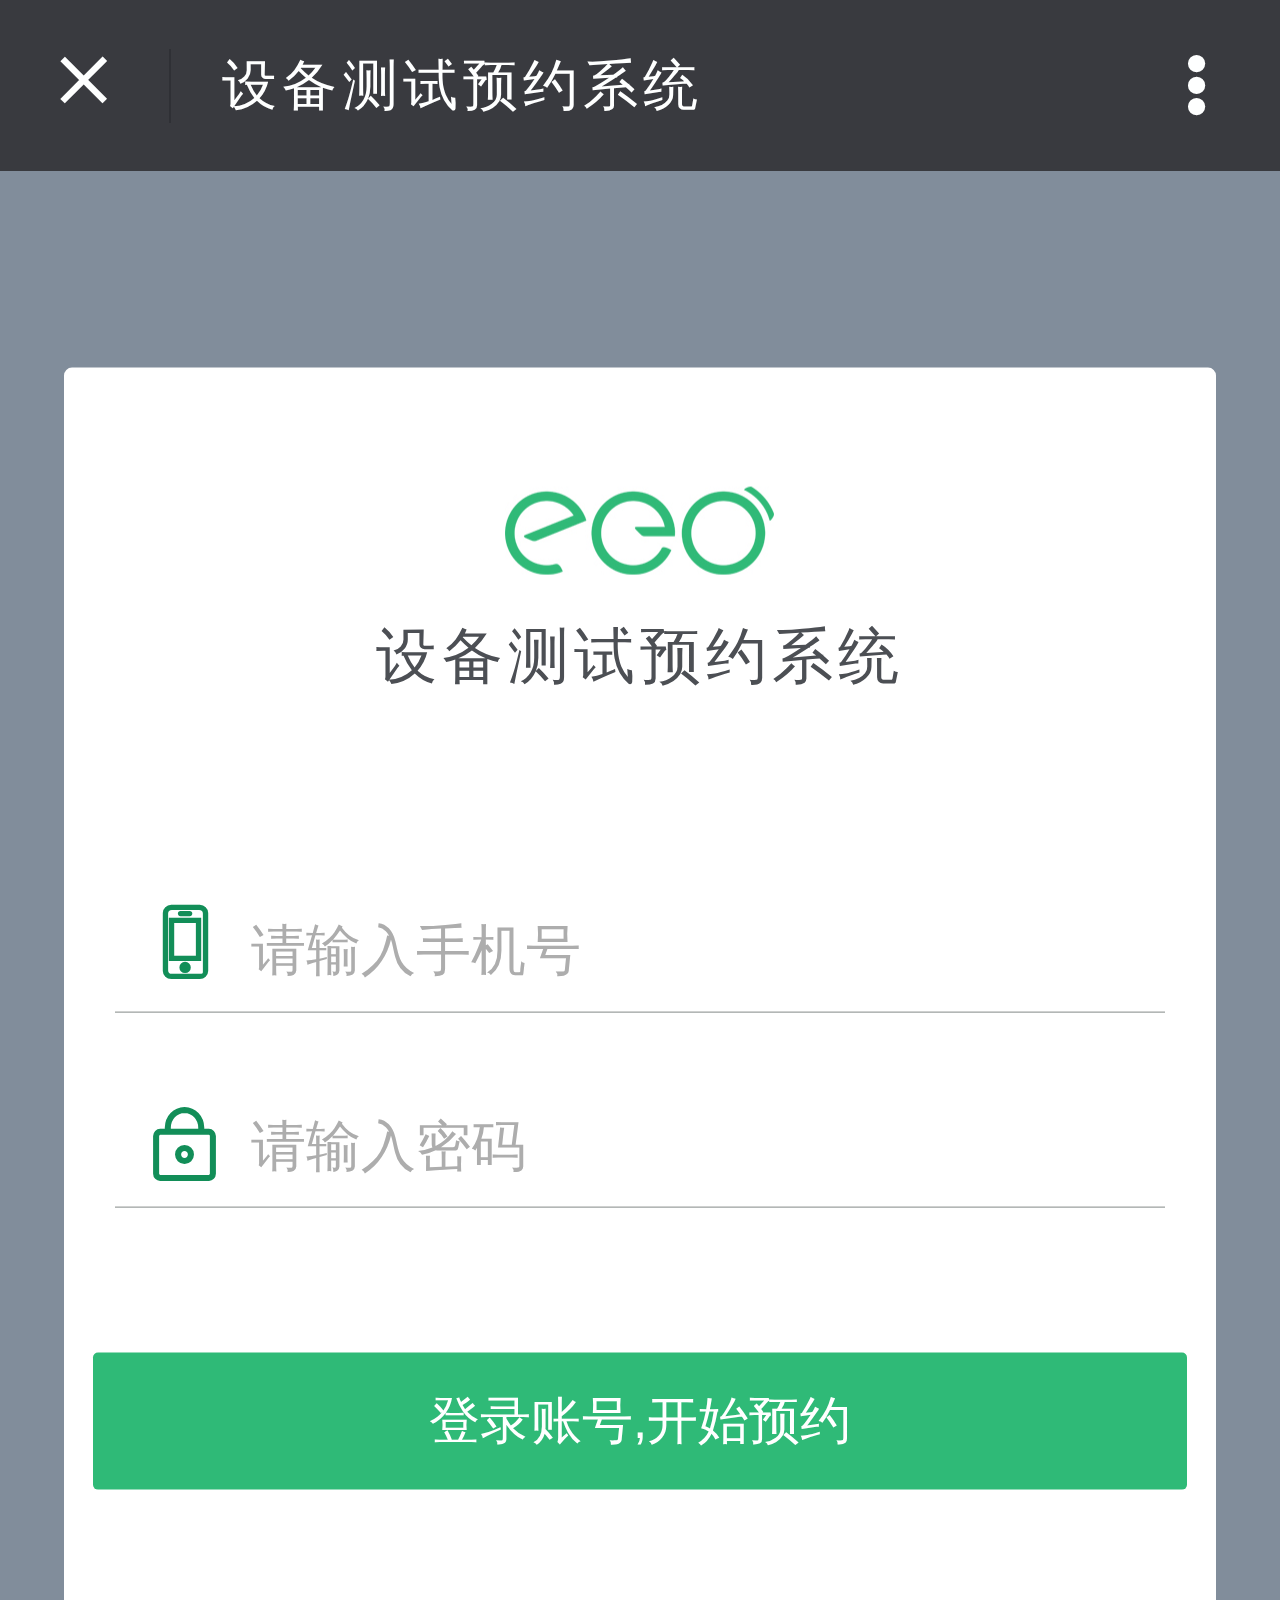
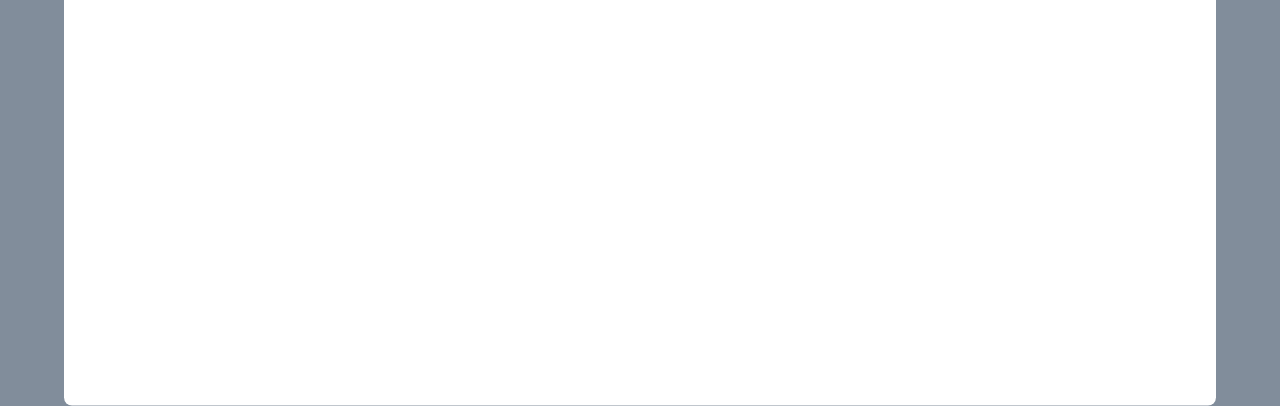
<file: index.html>
<!DOCTYPE html>
<html lang="en">
<head>
	<meta charset="UTF-8">
	<title>设备测试预约系统</title>
    <meta http-equiv="X-UA-Compatible" content="IE=edge,chrome=1" >
	<meta name="viewport" content="width=device-width,initial-scale=1, maximum-scale=1, minimum-scale=1, user-scalable=no">
	<meta name="format-detection" content="telphone=no, email=no" >
	<link rel="stylesheet" href="css/index.css">
	<link rel="stylesheet" href="icon/iconfont.css">
	<link rel="stylesheet" href="icons/iconfont.css">
	<script>
        document.documentElement.style.fontSize=window.innerWidth/375*50+"px";
	</script>
</head>
<body>
    <div class="bigBox">
    	<header class="header">
    		<span>
    			<i class="iconfont">&#xe72a;</i>
    			<a href="javascript:;">设备测试预约系统</a>
    		</span>
    		<i class="iconfont">&#xe613;</i>
    	</header>
    	<main class="main">
            <div class="maskBox">
                <div class="topDiv">
               	    <span><img src="images/logo_01.png" alt=""></span><br>
               	    <a href="javascript:;">设备测试预约系统</a>
                </div>
                <div class="centerDiv">
                    <p>
                        <i class="iconfont">&#xe505;</i>
                    	<input type="text" value="请输入手机号">
                    </p>
                    <p>
                        <i class="iconfont">&#xe60a;</i>
                    	<input type="text" value="请输入密码">
                    </p>
                </div>
                <div class="botDiv">
                	<button>登录账号,开始预约</button>
                </div>
            </div>
    	</main>
    </div>
</body>
</html>
</file>
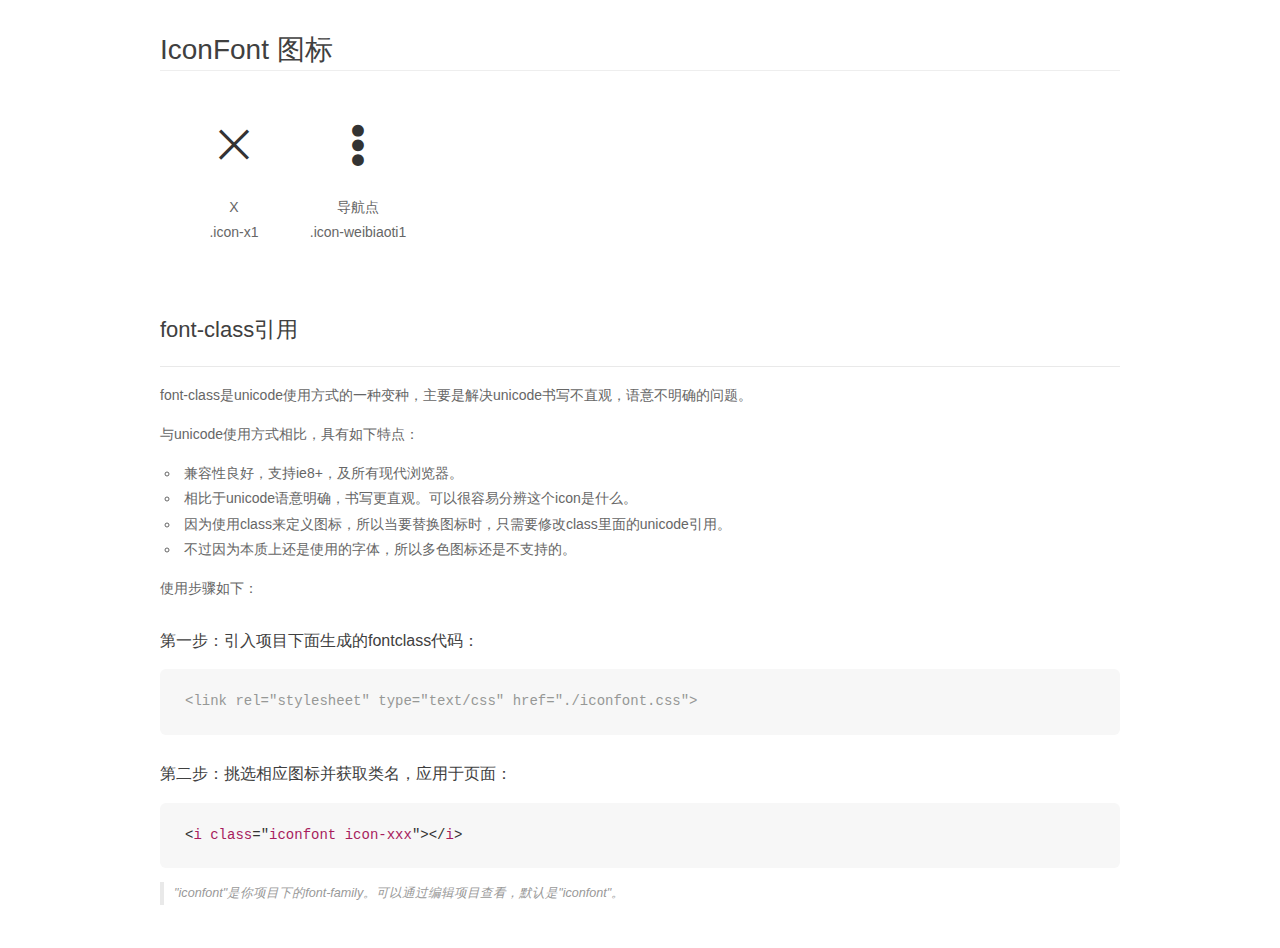
<file: icon/demo_fontclass.html>
<!DOCTYPE html>
<html>
<head>
    <meta charset="utf-8"/>
    <title>IconFont</title>
    <link rel="stylesheet" href="demo.css">
    <link rel="stylesheet" href="iconfont.css">
</head>
<body>
    <div class="main markdown">
        <h1>IconFont 图标</h1>
        <ul class="icon_lists clear">
            
                <li>
                <i class="icon iconfont icon-x1"></i>
                    <div class="name">X </div>
                    <div class="fontclass">.icon-x1</div>
                </li>
            
                <li>
                <i class="icon iconfont icon-weibiaoti1"></i>
                    <div class="name">导航点</div>
                    <div class="fontclass">.icon-weibiaoti1</div>
                </li>
            
        </ul>

        <h2 id="font-class-">font-class引用</h2>
        <hr>

        <p>font-class是unicode使用方式的一种变种，主要是解决unicode书写不直观，语意不明确的问题。</p>
        <p>与unicode使用方式相比，具有如下特点：</p>
        <ul>
        <li>兼容性良好，支持ie8+，及所有现代浏览器。</li>
        <li>相比于unicode语意明确，书写更直观。可以很容易分辨这个icon是什么。</li>
        <li>因为使用class来定义图标，所以当要替换图标时，只需要修改class里面的unicode引用。</li>
        <li>不过因为本质上还是使用的字体，所以多色图标还是不支持的。</li>
        </ul>
        <p>使用步骤如下：</p>
        <h3 id="-fontclass-">第一步：引入项目下面生成的fontclass代码：</h3>


        <pre><code class="lang-js hljs javascript"><span class="hljs-comment">&lt;link rel="stylesheet" type="text/css" href="./iconfont.css"&gt;</span></code></pre>
        <h3 id="-">第二步：挑选相应图标并获取类名，应用于页面：</h3>
        <pre><code class="lang-css hljs">&lt;<span class="hljs-selector-tag">i</span> <span class="hljs-selector-tag">class</span>="<span class="hljs-selector-tag">iconfont</span> <span class="hljs-selector-tag">icon-xxx</span>"&gt;&lt;/<span class="hljs-selector-tag">i</span>&gt;</code></pre>
        <blockquote>
        <p>"iconfont"是你项目下的font-family。可以通过编辑项目查看，默认是"iconfont"。</p>
        </blockquote>
    </div>
</body>
</html>
</file>
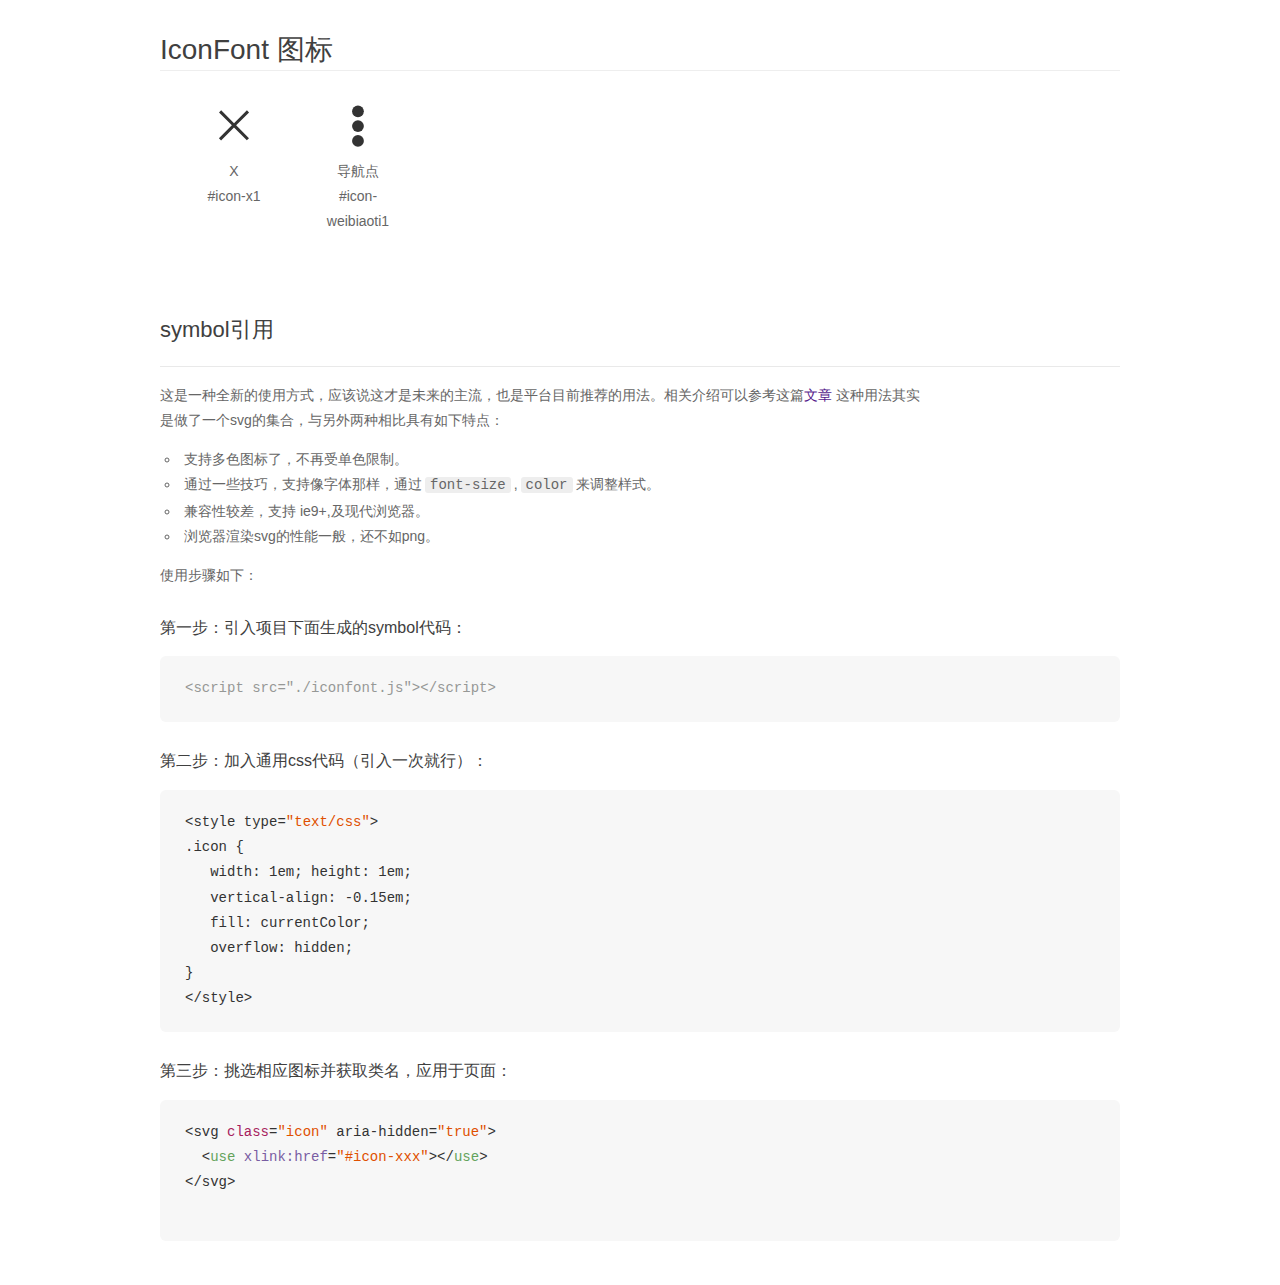
<file: icon/demo_symbol.html>
<!DOCTYPE html>
<html>
<head>
    <meta charset="utf-8"/>
    <title>IconFont</title>
    <link rel="stylesheet" href="demo.css">
    <script src="iconfont.js"></script>

    <style type="text/css">
        .icon {
          /* 通过设置 font-size 来改变图标大小 */
          width: 1em; height: 1em;
          /* 图标和文字相邻时，垂直对齐 */
          vertical-align: -0.15em;
          /* 通过设置 color 来改变 SVG 的颜色/fill */
          fill: currentColor;
          /* path 和 stroke 溢出 viewBox 部分在 IE 下会显示
             normalize.css 中也包含这行 */
          overflow: hidden;
        }

    </style>
</head>
<body>
    <div class="main markdown">
        <h1>IconFont 图标</h1>
        <ul class="icon_lists clear">
            
                <li>
                    <svg class="icon" aria-hidden="true">
                        <use xlink:href="#icon-x1"></use>
                    </svg>
                    <div class="name">X </div>
                    <div class="fontclass">#icon-x1</div>
                </li>
            
                <li>
                    <svg class="icon" aria-hidden="true">
                        <use xlink:href="#icon-weibiaoti1"></use>
                    </svg>
                    <div class="name">导航点</div>
                    <div class="fontclass">#icon-weibiaoti1</div>
                </li>
            
        </ul>


        <h2 id="symbol-">symbol引用</h2>
        <hr>

        <p>这是一种全新的使用方式，应该说这才是未来的主流，也是平台目前推荐的用法。相关介绍可以参考这篇<a href="">文章</a>
        这种用法其实是做了一个svg的集合，与另外两种相比具有如下特点：</p>
        <ul>
          <li>支持多色图标了，不再受单色限制。</li>
          <li>通过一些技巧，支持像字体那样，通过<code>font-size</code>,<code>color</code>来调整样式。</li>
          <li>兼容性较差，支持 ie9+,及现代浏览器。</li>
          <li>浏览器渲染svg的性能一般，还不如png。</li>
        </ul>
        <p>使用步骤如下：</p>
        <h3 id="-symbol-">第一步：引入项目下面生成的symbol代码：</h3>
        <pre><code class="lang-js hljs javascript"><span class="hljs-comment">&lt;script src="./iconfont.js"&gt;&lt;/script&gt;</span></code></pre>
        <h3 id="-css-">第二步：加入通用css代码（引入一次就行）：</h3>
        <pre><code class="lang-js hljs javascript">&lt;style type=<span class="hljs-string">"text/css"</span>&gt;
.icon {
   width: <span class="hljs-number">1</span>em; height: <span class="hljs-number">1</span>em;
   vertical-align: <span class="hljs-number">-0.15</span>em;
   fill: currentColor;
   overflow: hidden;
}
&lt;<span class="hljs-regexp">/style&gt;</span></code></pre>
        <h3 id="-">第三步：挑选相应图标并获取类名，应用于页面：</h3>
        <pre><code class="lang-js hljs javascript">&lt;svg <span class="hljs-class"><span class="hljs-keyword">class</span></span>=<span class="hljs-string">"icon"</span> aria-hidden=<span class="hljs-string">"true"</span>&gt;<span class="xml"><span class="hljs-tag">
  &lt;<span class="hljs-name">use</span> <span class="hljs-attr">xlink:href</span>=<span class="hljs-string">"#icon-xxx"</span>&gt;</span><span class="hljs-tag">&lt;/<span class="hljs-name">use</span>&gt;</span>
</span>&lt;<span class="hljs-regexp">/svg&gt;
        </span></code></pre>
    </div>
</body>
</html>
</file>
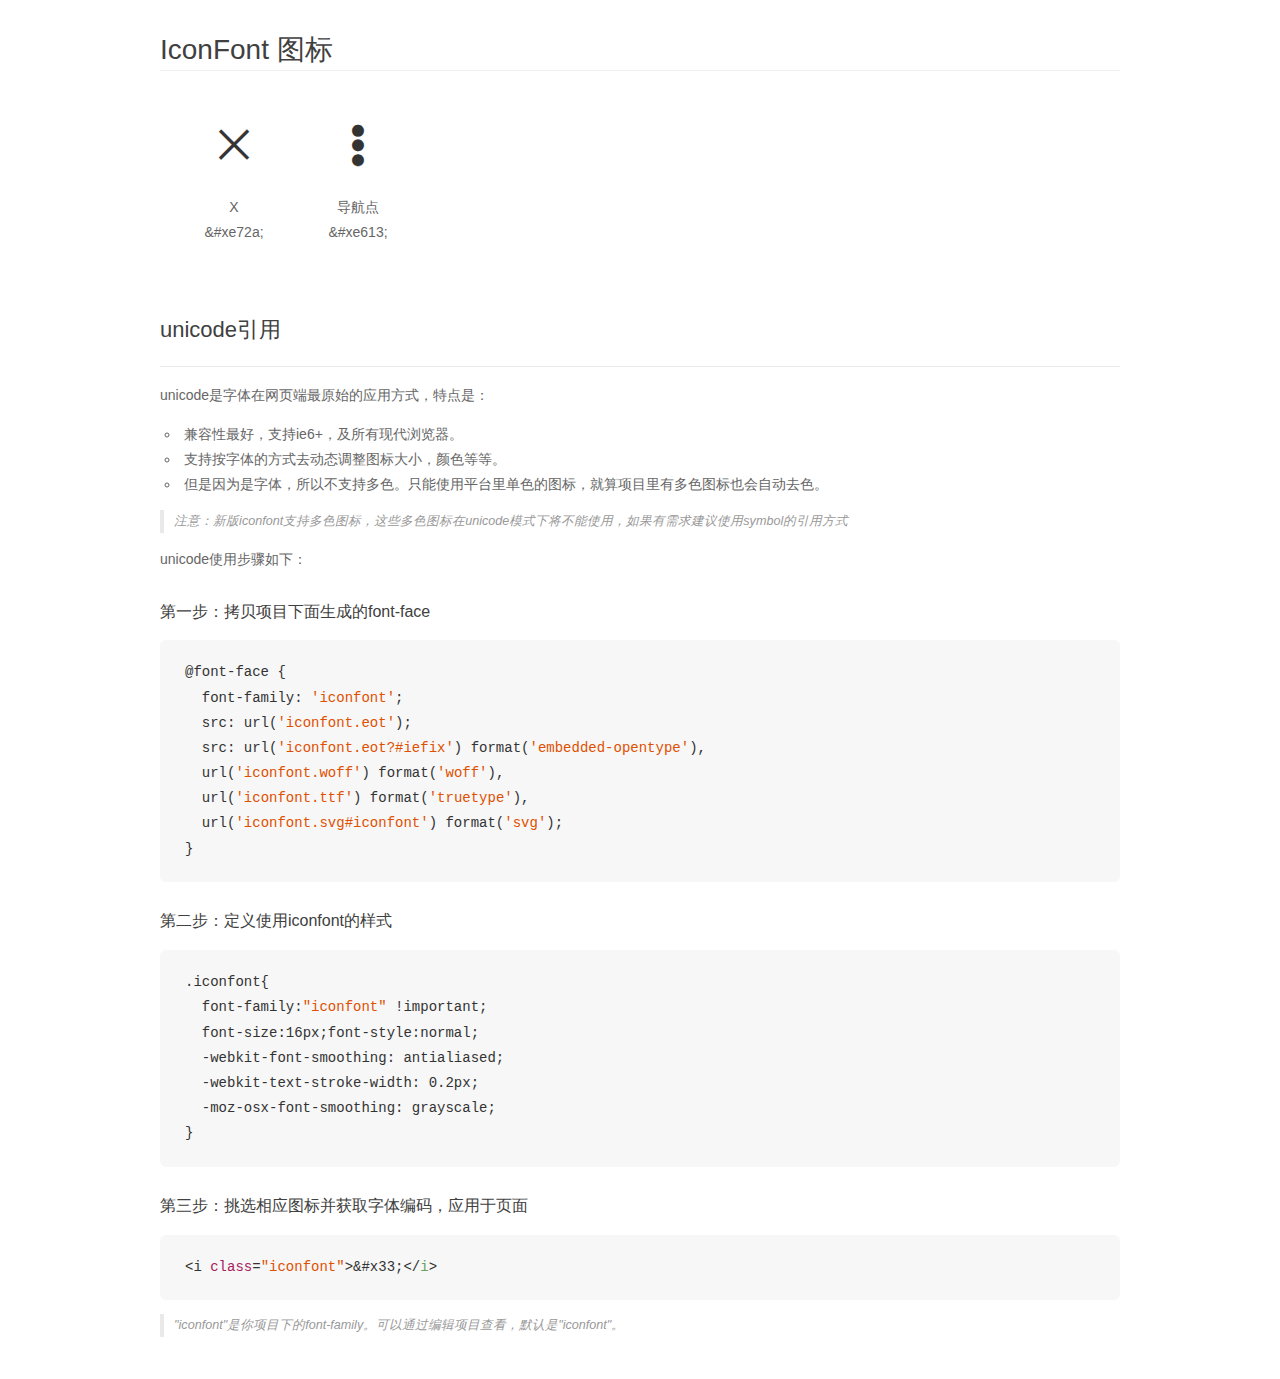
<file: icon/demo_unicode.html>
<!DOCTYPE html>
<html>
<head>
    <meta charset="utf-8"/>
    <title>IconFont</title>
    <link rel="stylesheet" href="demo.css">

    <style type="text/css">

        @font-face {font-family: "iconfont";
          src: url('iconfont.eot'); /* IE9*/
          src: url('iconfont.eot#iefix') format('embedded-opentype'), /* IE6-IE8 */
          url('iconfont.woff') format('woff'), /* chrome, firefox */
          url('iconfont.ttf') format('truetype'), /* chrome, firefox, opera, Safari, Android, iOS 4.2+*/
          url('iconfont.svg#iconfont') format('svg'); /* iOS 4.1- */
        }

        .iconfont {
          font-family:"iconfont" !important;
          font-size:16px;
          font-style:normal;
          -webkit-font-smoothing: antialiased;
          -webkit-text-stroke-width: 0.2px;
          -moz-osx-font-smoothing: grayscale;
        }

    </style>
</head>
<body>
    <div class="main markdown">
        <h1>IconFont 图标</h1>
        <ul class="icon_lists clear">
            
                <li>
                <i class="icon iconfont">&#xe72a;</i>
                    <div class="name">X </div>
                    <div class="code">&amp;#xe72a;</div>
                </li>
            
                <li>
                <i class="icon iconfont">&#xe613;</i>
                    <div class="name">导航点</div>
                    <div class="code">&amp;#xe613;</div>
                </li>
            
        </ul>
        <h2 id="unicode-">unicode引用</h2>
        <hr>

        <p>unicode是字体在网页端最原始的应用方式，特点是：</p>
        <ul>
        <li>兼容性最好，支持ie6+，及所有现代浏览器。</li>
        <li>支持按字体的方式去动态调整图标大小，颜色等等。</li>
        <li>但是因为是字体，所以不支持多色。只能使用平台里单色的图标，就算项目里有多色图标也会自动去色。</li>
        </ul>
        <blockquote>
        <p>注意：新版iconfont支持多色图标，这些多色图标在unicode模式下将不能使用，如果有需求建议使用symbol的引用方式</p>
        </blockquote>
        <p>unicode使用步骤如下：</p>
        <h3 id="-font-face">第一步：拷贝项目下面生成的font-face</h3>
        <pre><code class="lang-js hljs javascript">@font-face {
  font-family: <span class="hljs-string">'iconfont'</span>;
  src: url(<span class="hljs-string">'iconfont.eot'</span>);
  src: url(<span class="hljs-string">'iconfont.eot?#iefix'</span>) format(<span class="hljs-string">'embedded-opentype'</span>),
  url(<span class="hljs-string">'iconfont.woff'</span>) format(<span class="hljs-string">'woff'</span>),
  url(<span class="hljs-string">'iconfont.ttf'</span>) format(<span class="hljs-string">'truetype'</span>),
  url(<span class="hljs-string">'iconfont.svg#iconfont'</span>) format(<span class="hljs-string">'svg'</span>);
}
</code></pre>
        <h3 id="-iconfont-">第二步：定义使用iconfont的样式</h3>
        <pre><code class="lang-js hljs javascript">.iconfont{
  font-family:<span class="hljs-string">"iconfont"</span> !important;
  font-size:<span class="hljs-number">16</span>px;font-style:normal;
  -webkit-font-smoothing: antialiased;
  -webkit-text-stroke-width: <span class="hljs-number">0.2</span>px;
  -moz-osx-font-smoothing: grayscale;
}
</code></pre>
        <h3 id="-">第三步：挑选相应图标并获取字体编码，应用于页面</h3>
        <pre><code class="lang-js hljs javascript">&lt;i <span class="hljs-class"><span class="hljs-keyword">class</span></span>=<span class="hljs-string">"iconfont"</span>&gt;&amp;#x33;<span class="xml"><span class="hljs-tag">&lt;/<span class="hljs-name">i</span>&gt;</span></span></code></pre>

        <blockquote>
        <p>"iconfont"是你项目下的font-family。可以通过编辑项目查看，默认是"iconfont"。</p>
        </blockquote>
    </div>


</body>
</html>
</file>
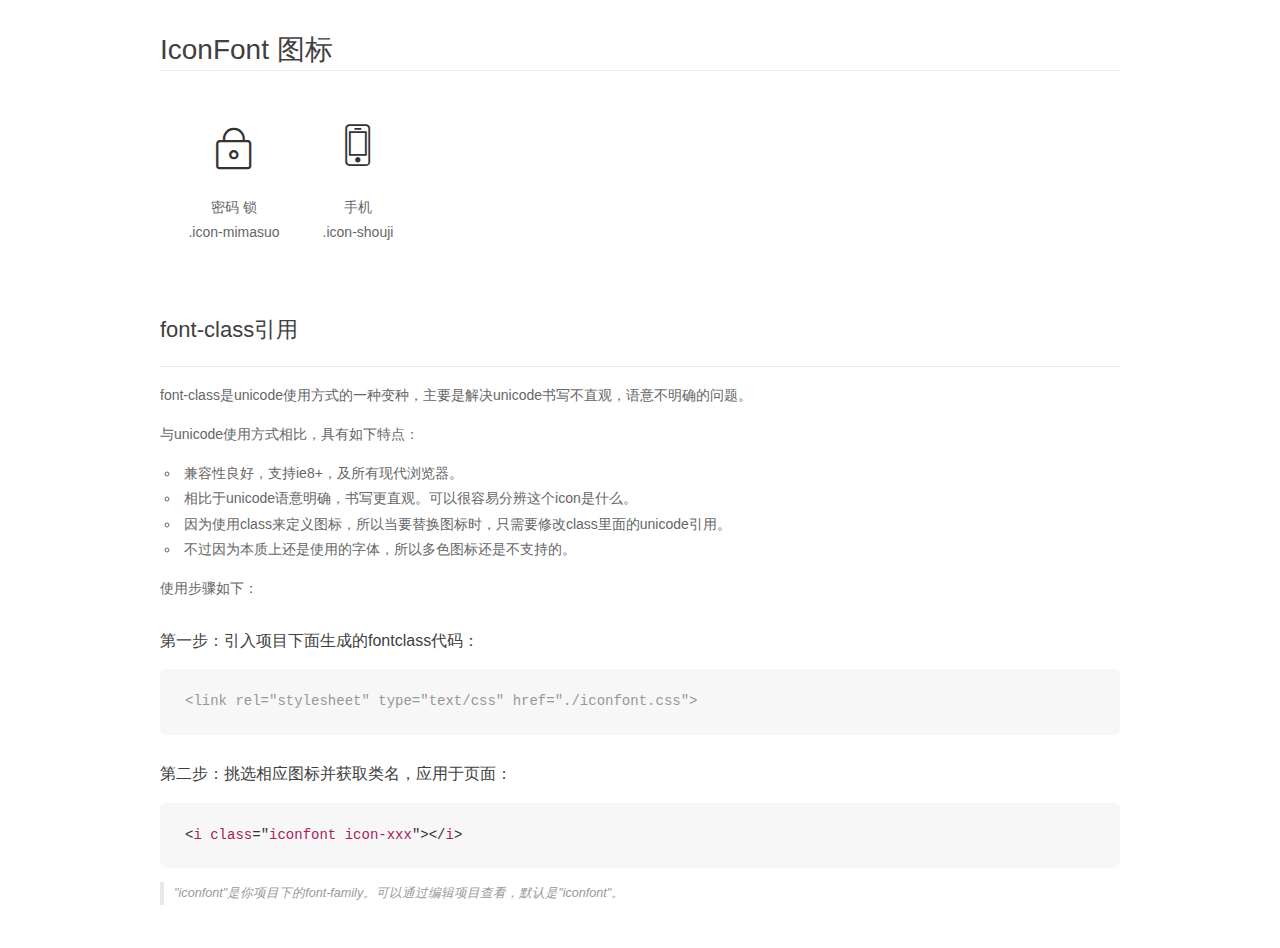
<file: icons/demo_fontclass.html>
<!DOCTYPE html>
<html>
<head>
    <meta charset="utf-8"/>
    <title>IconFont</title>
    <link rel="stylesheet" href="demo.css">
    <link rel="stylesheet" href="iconfont.css">
</head>
<body>
    <div class="main markdown">
        <h1>IconFont 图标</h1>
        <ul class="icon_lists clear">
            
                <li>
                <i class="icon iconfont icon-mimasuo"></i>
                    <div class="name">密码 锁</div>
                    <div class="fontclass">.icon-mimasuo</div>
                </li>
            
                <li>
                <i class="icon iconfont icon-shouji"></i>
                    <div class="name">手机</div>
                    <div class="fontclass">.icon-shouji</div>
                </li>
            
        </ul>

        <h2 id="font-class-">font-class引用</h2>
        <hr>

        <p>font-class是unicode使用方式的一种变种，主要是解决unicode书写不直观，语意不明确的问题。</p>
        <p>与unicode使用方式相比，具有如下特点：</p>
        <ul>
        <li>兼容性良好，支持ie8+，及所有现代浏览器。</li>
        <li>相比于unicode语意明确，书写更直观。可以很容易分辨这个icon是什么。</li>
        <li>因为使用class来定义图标，所以当要替换图标时，只需要修改class里面的unicode引用。</li>
        <li>不过因为本质上还是使用的字体，所以多色图标还是不支持的。</li>
        </ul>
        <p>使用步骤如下：</p>
        <h3 id="-fontclass-">第一步：引入项目下面生成的fontclass代码：</h3>


        <pre><code class="lang-js hljs javascript"><span class="hljs-comment">&lt;link rel="stylesheet" type="text/css" href="./iconfont.css"&gt;</span></code></pre>
        <h3 id="-">第二步：挑选相应图标并获取类名，应用于页面：</h3>
        <pre><code class="lang-css hljs">&lt;<span class="hljs-selector-tag">i</span> <span class="hljs-selector-tag">class</span>="<span class="hljs-selector-tag">iconfont</span> <span class="hljs-selector-tag">icon-xxx</span>"&gt;&lt;/<span class="hljs-selector-tag">i</span>&gt;</code></pre>
        <blockquote>
        <p>"iconfont"是你项目下的font-family。可以通过编辑项目查看，默认是"iconfont"。</p>
        </blockquote>
    </div>
</body>
</html>
</file>
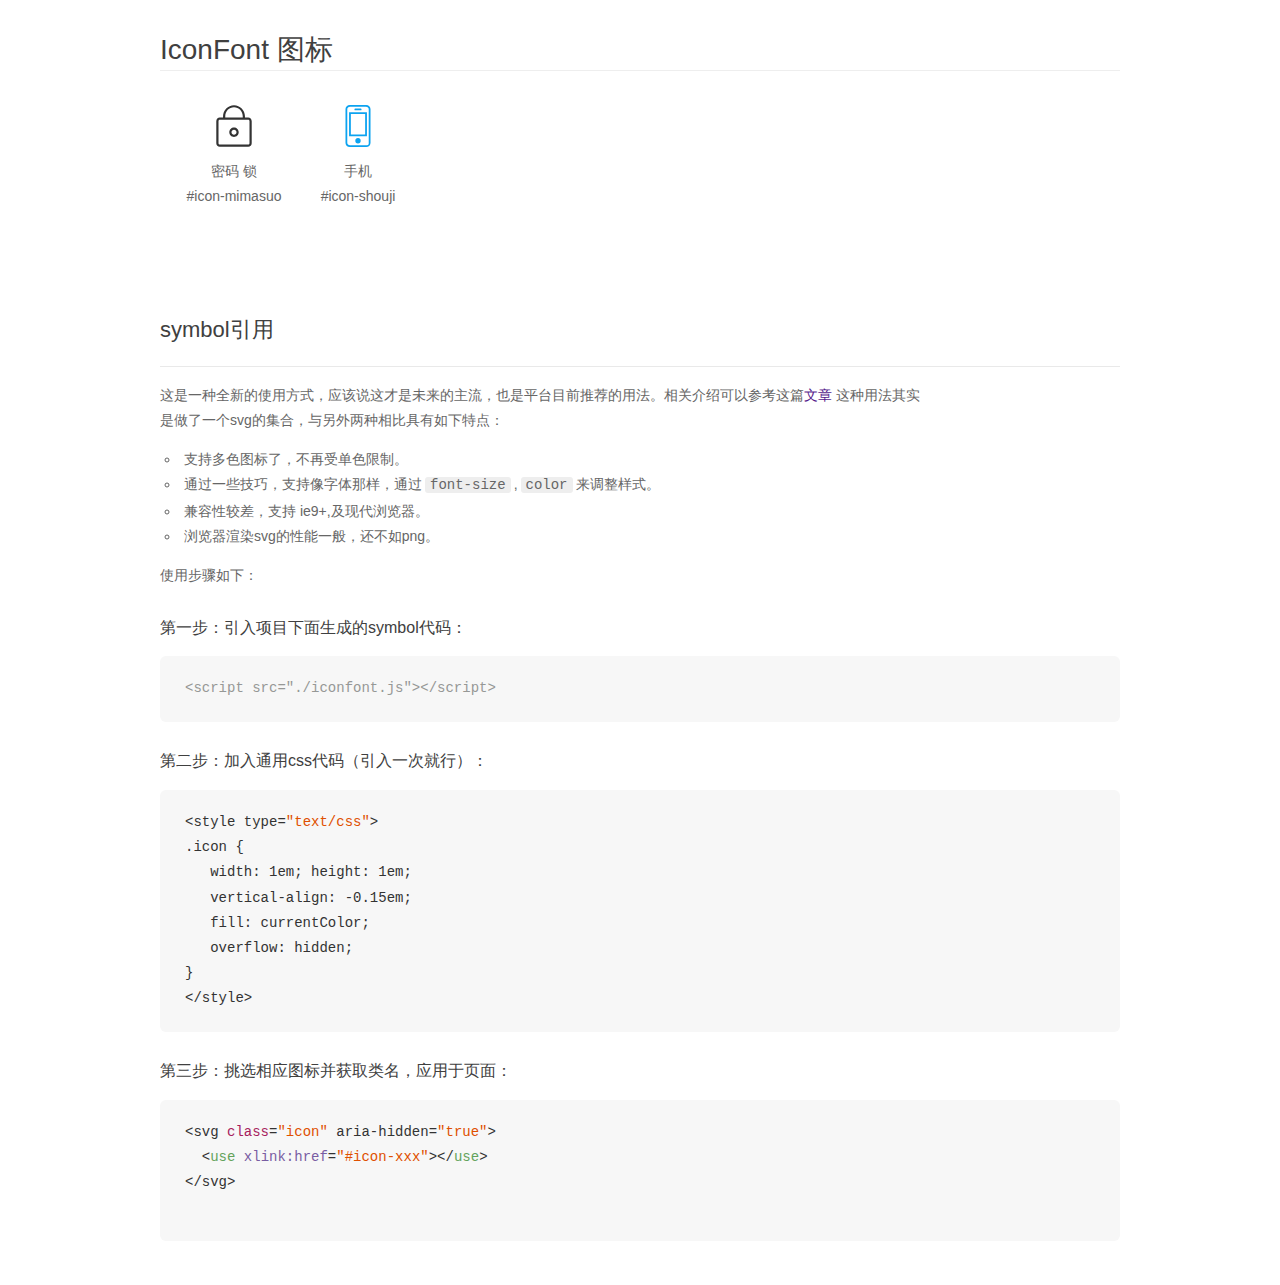
<file: icons/demo_symbol.html>
<!DOCTYPE html>
<html>
<head>
    <meta charset="utf-8"/>
    <title>IconFont</title>
    <link rel="stylesheet" href="demo.css">
    <script src="iconfont.js"></script>

    <style type="text/css">
        .icon {
          /* 通过设置 font-size 来改变图标大小 */
          width: 1em; height: 1em;
          /* 图标和文字相邻时，垂直对齐 */
          vertical-align: -0.15em;
          /* 通过设置 color 来改变 SVG 的颜色/fill */
          fill: currentColor;
          /* path 和 stroke 溢出 viewBox 部分在 IE 下会显示
             normalize.css 中也包含这行 */
          overflow: hidden;
        }

    </style>
</head>
<body>
    <div class="main markdown">
        <h1>IconFont 图标</h1>
        <ul class="icon_lists clear">
            
                <li>
                    <svg class="icon" aria-hidden="true">
                        <use xlink:href="#icon-mimasuo"></use>
                    </svg>
                    <div class="name">密码 锁</div>
                    <div class="fontclass">#icon-mimasuo</div>
                </li>
            
                <li>
                    <svg class="icon" aria-hidden="true">
                        <use xlink:href="#icon-shouji"></use>
                    </svg>
                    <div class="name">手机</div>
                    <div class="fontclass">#icon-shouji</div>
                </li>
            
        </ul>


        <h2 id="symbol-">symbol引用</h2>
        <hr>

        <p>这是一种全新的使用方式，应该说这才是未来的主流，也是平台目前推荐的用法。相关介绍可以参考这篇<a href="">文章</a>
        这种用法其实是做了一个svg的集合，与另外两种相比具有如下特点：</p>
        <ul>
          <li>支持多色图标了，不再受单色限制。</li>
          <li>通过一些技巧，支持像字体那样，通过<code>font-size</code>,<code>color</code>来调整样式。</li>
          <li>兼容性较差，支持 ie9+,及现代浏览器。</li>
          <li>浏览器渲染svg的性能一般，还不如png。</li>
        </ul>
        <p>使用步骤如下：</p>
        <h3 id="-symbol-">第一步：引入项目下面生成的symbol代码：</h3>
        <pre><code class="lang-js hljs javascript"><span class="hljs-comment">&lt;script src="./iconfont.js"&gt;&lt;/script&gt;</span></code></pre>
        <h3 id="-css-">第二步：加入通用css代码（引入一次就行）：</h3>
        <pre><code class="lang-js hljs javascript">&lt;style type=<span class="hljs-string">"text/css"</span>&gt;
.icon {
   width: <span class="hljs-number">1</span>em; height: <span class="hljs-number">1</span>em;
   vertical-align: <span class="hljs-number">-0.15</span>em;
   fill: currentColor;
   overflow: hidden;
}
&lt;<span class="hljs-regexp">/style&gt;</span></code></pre>
        <h3 id="-">第三步：挑选相应图标并获取类名，应用于页面：</h3>
        <pre><code class="lang-js hljs javascript">&lt;svg <span class="hljs-class"><span class="hljs-keyword">class</span></span>=<span class="hljs-string">"icon"</span> aria-hidden=<span class="hljs-string">"true"</span>&gt;<span class="xml"><span class="hljs-tag">
  &lt;<span class="hljs-name">use</span> <span class="hljs-attr">xlink:href</span>=<span class="hljs-string">"#icon-xxx"</span>&gt;</span><span class="hljs-tag">&lt;/<span class="hljs-name">use</span>&gt;</span>
</span>&lt;<span class="hljs-regexp">/svg&gt;
        </span></code></pre>
    </div>
</body>
</html>
</file>
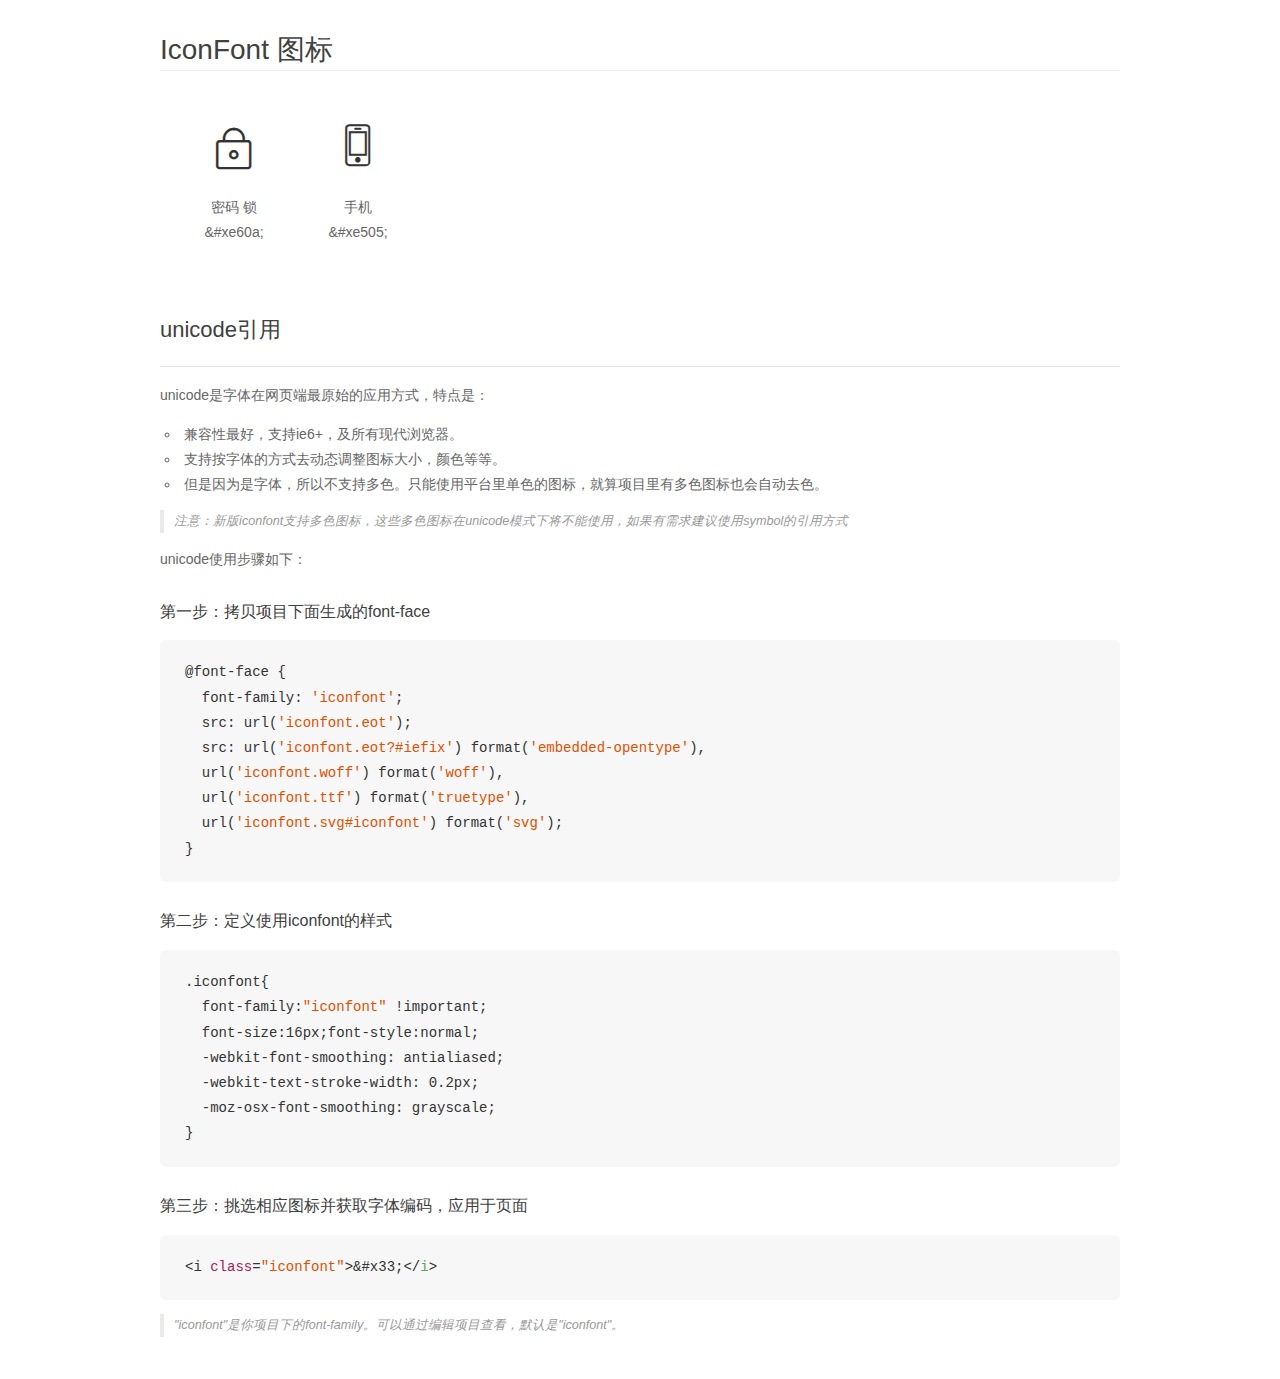
<file: icons/demo_unicode.html>
<!DOCTYPE html>
<html>
<head>
    <meta charset="utf-8"/>
    <title>IconFont</title>
    <link rel="stylesheet" href="demo.css">

    <style type="text/css">

        @font-face {font-family: "iconfont";
          src: url('iconfont.eot'); /* IE9*/
          src: url('iconfont.eot#iefix') format('embedded-opentype'), /* IE6-IE8 */
          url('iconfont.woff') format('woff'), /* chrome, firefox */
          url('iconfont.ttf') format('truetype'), /* chrome, firefox, opera, Safari, Android, iOS 4.2+*/
          url('iconfont.svg#iconfont') format('svg'); /* iOS 4.1- */
        }

        .iconfont {
          font-family:"iconfont" !important;
          font-size:16px;
          font-style:normal;
          -webkit-font-smoothing: antialiased;
          -webkit-text-stroke-width: 0.2px;
          -moz-osx-font-smoothing: grayscale;
        }

    </style>
</head>
<body>
    <div class="main markdown">
        <h1>IconFont 图标</h1>
        <ul class="icon_lists clear">
            
                <li>
                <i class="icon iconfont">&#xe60a;</i>
                    <div class="name">密码 锁</div>
                    <div class="code">&amp;#xe60a;</div>
                </li>
            
                <li>
                <i class="icon iconfont">&#xe505;</i>
                    <div class="name">手机</div>
                    <div class="code">&amp;#xe505;</div>
                </li>
            
        </ul>
        <h2 id="unicode-">unicode引用</h2>
        <hr>

        <p>unicode是字体在网页端最原始的应用方式，特点是：</p>
        <ul>
        <li>兼容性最好，支持ie6+，及所有现代浏览器。</li>
        <li>支持按字体的方式去动态调整图标大小，颜色等等。</li>
        <li>但是因为是字体，所以不支持多色。只能使用平台里单色的图标，就算项目里有多色图标也会自动去色。</li>
        </ul>
        <blockquote>
        <p>注意：新版iconfont支持多色图标，这些多色图标在unicode模式下将不能使用，如果有需求建议使用symbol的引用方式</p>
        </blockquote>
        <p>unicode使用步骤如下：</p>
        <h3 id="-font-face">第一步：拷贝项目下面生成的font-face</h3>
        <pre><code class="lang-js hljs javascript">@font-face {
  font-family: <span class="hljs-string">'iconfont'</span>;
  src: url(<span class="hljs-string">'iconfont.eot'</span>);
  src: url(<span class="hljs-string">'iconfont.eot?#iefix'</span>) format(<span class="hljs-string">'embedded-opentype'</span>),
  url(<span class="hljs-string">'iconfont.woff'</span>) format(<span class="hljs-string">'woff'</span>),
  url(<span class="hljs-string">'iconfont.ttf'</span>) format(<span class="hljs-string">'truetype'</span>),
  url(<span class="hljs-string">'iconfont.svg#iconfont'</span>) format(<span class="hljs-string">'svg'</span>);
}
</code></pre>
        <h3 id="-iconfont-">第二步：定义使用iconfont的样式</h3>
        <pre><code class="lang-js hljs javascript">.iconfont{
  font-family:<span class="hljs-string">"iconfont"</span> !important;
  font-size:<span class="hljs-number">16</span>px;font-style:normal;
  -webkit-font-smoothing: antialiased;
  -webkit-text-stroke-width: <span class="hljs-number">0.2</span>px;
  -moz-osx-font-smoothing: grayscale;
}
</code></pre>
        <h3 id="-">第三步：挑选相应图标并获取字体编码，应用于页面</h3>
        <pre><code class="lang-js hljs javascript">&lt;i <span class="hljs-class"><span class="hljs-keyword">class</span></span>=<span class="hljs-string">"iconfont"</span>&gt;&amp;#x33;<span class="xml"><span class="hljs-tag">&lt;/<span class="hljs-name">i</span>&gt;</span></span></code></pre>

        <blockquote>
        <p>"iconfont"是你项目下的font-family。可以通过编辑项目查看，默认是"iconfont"。</p>
        </blockquote>
    </div>


</body>
</html>
</file>
<file: css/index.css>
* {
  padding: 0;
  margin: 0;
  box-sizing: border-box; }

li {
  list-style: none; }

a {
  text-decoration: none; }

body {
  font-size: 16px; }

html, body, .bigBox {
  width: 100%;
  height: 100%; }

.bigBox .main {
  position: relative; }

.bigBox .main .maskBox {
  position: absolute; }

.bigBox .header {
  display: flex;
  -webkit-justify-content: space-between;
  align-items: center; }

html, body, .bigBox {
  background-color: #818d9b; }

.bigBox .header {
  width: 100%;
  height: 1.0rem;
  background-color: #393a3f;
  color: #feffff; }
  .bigBox .header > span {
    padding-left: 0.31rem; }
    .bigBox .header > span i {
      font-size: 0.36rem;
      font-weight: bolder;
      padding-right: 0.3rem; }
    .bigBox .header > span a {
      color: #feffff;
      font-size: 0.32rem;
      font-weight: normal;
      display: inline-block;
      border-left: 2px solid #2f3035;
      padding-left: 0.3rem;
      letter-spacing: 0.03rem; }
  .bigBox .header > i {
    font-size: 0.36rem;
    font-weight: normal;
    padding-right: 0.31rem; }
.bigBox .main {
  width: 100%; }
  .bigBox .main .maskBox {
    width: 90%;
    height: 9.6rem;
    background-color: #fff;
    border-radius: 8px;
    left: 50%;
    top: 50%;
    transform: translate(-50%, 12%); }
    .bigBox .main .maskBox .topDiv {
      width: 100%;
      text-align: center;
      padding: 0.7rem 0; }
      .bigBox .main .maskBox .topDiv span {
        display: inline-block;
        width: 3.11rem;
        height: 0.75rem; }
        .bigBox .main .maskBox .topDiv span img {
          max-width: 100%; }
      .bigBox .main .maskBox .topDiv a {
        font-size: 0.36rem;
        color: #4c4f54;
        letter-spacing: 0.03rem; }
    .bigBox .main .maskBox .centerDiv {
      width: 100%;
      padding: 0 0.3rem; }
      .bigBox .main .maskBox .centerDiv p {
        width: 100%;
        line-height: 40px;
        padding-top: 0.6rem;
        border-bottom: 1px solid #838987;
        padding-bottom: 0.16rem; }
        .bigBox .main .maskBox .centerDiv p i {
          font-size: 0.42rem;
          color: #128e58;
          font-weight: bolder;
          padding-right: 0.15rem;
          padding-left: 0.2rem; }
        .bigBox .main .maskBox .centerDiv p input {
          border: none;
          outline: none;
          font-size: 0.32rem;
          color: #adadad;
          font-weight: normal; }
    .bigBox .main .maskBox .botDiv {
      width: 100%;
      text-align: center;
      padding-top: 0.85rem; }
      .bigBox .main .maskBox .botDiv button {
        width: 95%;
        height: 0.8rem;
        border: none;
        outline: none;
        color: #fff;
        font-size: 0.30rem;
        font-weight: normal;
        background-color: #2fba77;
        border-radius: 5px; }

/*# sourceMappingURL=index.css.map */
</file>
<file: icon/iconfont.css>
@font-face {font-family: "iconfont";
  src: url('iconfont.eot?t=1504145072133'); /* IE9*/
  src: url('iconfont.eot?t=1504145072133#iefix') format('embedded-opentype'), /* IE6-IE8 */
  url('[data-uri]') format('woff'),
  url('iconfont.ttf?t=1504145072133') format('truetype'), /* chrome, firefox, opera, Safari, Android, iOS 4.2+*/
  url('iconfont.svg?t=1504145072133#iconfont') format('svg'); /* iOS 4.1- */
}

.iconfont {
  font-family:"iconfont" !important;
  font-size:16px;
  font-style:normal;
  -webkit-font-smoothing: antialiased;
  -moz-osx-font-smoothing: grayscale;
}

.icon-x1:before { content: "\e72a"; }

.icon-weibiaoti1:before { content: "\e613"; }
</file>
<file: icons/iconfont.css>
@font-face {font-family: "iconfont";
  src: url('iconfont.eot?t=1504146693862'); /* IE9*/
  src: url('iconfont.eot?t=1504146693862#iefix') format('embedded-opentype'), /* IE6-IE8 */
  url('[data-uri]') format('woff'),
  url('iconfont.ttf?t=1504146693862') format('truetype'), /* chrome, firefox, opera, Safari, Android, iOS 4.2+*/
  url('iconfont.svg?t=1504146693862#iconfont') format('svg'); /* iOS 4.1- */
}

.iconfont {
  font-family:"iconfont" !important;
  font-size:16px;
  font-style:normal;
  -webkit-font-smoothing: antialiased;
  -moz-osx-font-smoothing: grayscale;
}

.icon-mimasuo:before { content: "\e60a"; }

.icon-shouji:before { content: "\e505"; }
</file>
<file: icon/demo.css>
*{margin: 0;padding: 0;list-style: none;}
/*
KISSY CSS Reset
理念：1. reset 的目的不是清除浏览器的默认样式，这仅是部分工作。清除和重置是紧密不可分的。
2. reset 的目的不是让默认样式在所有浏览器下一致，而是减少默认样式有可能带来的问题。
3. reset 期望提供一套普适通用的基础样式。但没有银弹，推荐根据具体需求，裁剪和修改后再使用。
特色：1. 适应中文；2. 基于最新主流浏览器。
维护：玉伯<lifesinger@gmail.com>, 正淳<ragecarrier@gmail.com>
 */

/** 清除内外边距 **/
body, h1, h2, h3, h4, h5, h6, hr, p, blockquote, /* structural elements 结构元素 */
dl, dt, dd, ul, ol, li, /* list elements 列表元素 */
pre, /* text formatting elements 文本格式元素 */
form, fieldset, legend, button, input, textarea, /* form elements 表单元素 */
th, td /* table elements 表格元素 */ {
  margin: 0;
  padding: 0;
}

/** 设置默认字体 **/
body,
button, input, select, textarea /* for ie */ {
  font: 12px/1.5 tahoma, arial, \5b8b\4f53, sans-serif;
}
h1, h2, h3, h4, h5, h6 { font-size: 100%; }
address, cite, dfn, em, var { font-style: normal; } /* 将斜体扶正 */
code, kbd, pre, samp { font-family: courier new, courier, monospace; } /* 统一等宽字体 */
small { font-size: 12px; } /* 小于 12px 的中文很难阅读，让 small 正常化 */

/** 重置列表元素 **/
ul, ol { list-style: none; }

/** 重置文本格式元素 **/
a { text-decoration: none; }
a:hover { text-decoration: underline; }


/** 重置表单元素 **/
legend { color: #000; } /* for ie6 */
fieldset, img { border: 0; } /* img 搭车：让链接里的 img 无边框 */
button, input, select, textarea { font-size: 100%; } /* 使得表单元素在 ie 下能继承字体大小 */
/* 注：optgroup 无法扶正 */

/** 重置表格元素 **/
table { border-collapse: collapse; border-spacing: 0; }

/* 清除浮动 */
.ks-clear:after, .clear:after {
  content: '\20';
  display: block;
  height: 0;
  clear: both;
}
.ks-clear, .clear {
  *zoom: 1;
}

.main {
  padding: 30px 100px;
width: 960px;
margin: 0 auto;
}
.main h1{font-size:36px; color:#333; text-align:left;margin-bottom:30px; border-bottom: 1px solid #eee;}

.helps{margin-top:40px;}
.helps pre{
  padding:20px;
  margin:10px 0;
  border:solid 1px #e7e1cd;
  background-color: #fffdef;
  overflow: auto;
}

.icon_lists{
  width: 100% !important;

}

.icon_lists li{
  float:left;
  width: 100px;
  height:180px;
  text-align: center;
  list-style: none !important;
}
.icon_lists .icon{
  font-size: 42px;
  line-height: 100px;
  margin: 10px 0;
  color:#333;
  -webkit-transition: font-size 0.25s ease-out 0s;
  -moz-transition: font-size 0.25s ease-out 0s;
  transition: font-size 0.25s ease-out 0s;

}
.icon_lists .icon:hover{
  font-size: 100px;
}



.markdown {
  color: #666;
  font-size: 14px;
  line-height: 1.8;
}

.highlight {
  line-height: 1.5;
}

.markdown img {
  vertical-align: middle;
  max-width: 100%;
}

.markdown h1 {
  color: #404040;
  font-weight: 500;
  line-height: 40px;
  margin-bottom: 24px;
}

.markdown h2,
.markdown h3,
.markdown h4,
.markdown h5,
.markdown h6 {
  color: #404040;
  margin: 1.6em 0 0.6em 0;
  font-weight: 500;
  clear: both;
}

.markdown h1 {
  font-size: 28px;
}

.markdown h2 {
  font-size: 22px;
}

.markdown h3 {
  font-size: 16px;
}

.markdown h4 {
  font-size: 14px;
}

.markdown h5 {
  font-size: 12px;
}

.markdown h6 {
  font-size: 12px;
}

.markdown hr {
  height: 1px;
  border: 0;
  background: #e9e9e9;
  margin: 16px 0;
  clear: both;
}

.markdown p,
.markdown pre {
  margin: 1em 0;
}

.markdown > p,
.markdown > blockquote,
.markdown > .highlight,
.markdown > ol,
.markdown > ul {
  width: 80%;
}

.markdown ul > li {
  list-style: circle;
}

.markdown > ul li,
.markdown blockquote ul > li {
  margin-left: 20px;
  padding-left: 4px;
}

.markdown > ul li p,
.markdown > ol li p {
  margin: 0.6em 0;
}

.markdown ol > li {
  list-style: decimal;
}

.markdown > ol li,
.markdown blockquote ol > li {
  margin-left: 20px;
  padding-left: 4px;
}

.markdown code {
  margin: 0 3px;
  padding: 0 5px;
  background: #eee;
  border-radius: 3px;
}

.markdown pre {
  border-radius: 6px;
  background: #f7f7f7;
  padding: 20px;
}

.markdown pre code {
  border: none;
  background: #f7f7f7;
  margin: 0;
}

.markdown strong,
.markdown b {
  font-weight: 600;
}

.markdown > table {
  border-collapse: collapse;
  border-spacing: 0px;
  empty-cells: show;
  border: 1px solid #e9e9e9;
  width: 95%;
  margin-bottom: 24px;
}

.markdown > table th {
  white-space: nowrap;
  color: #333;
  font-weight: 600;

}

.markdown > table th,
.markdown > table td {
  border: 1px solid #e9e9e9;
  padding: 8px 16px;
  text-align: left;
}

.markdown > table th {
  background: #F7F7F7;
}

.markdown blockquote {
  font-size: 90%;
  color: #999;
  border-left: 4px solid #e9e9e9;
  padding-left: 0.8em;
  margin: 1em 0;
  font-style: italic;
}

.markdown blockquote p {
  margin: 0;
}

.markdown .anchor {
  opacity: 0;
  transition: opacity 0.3s ease;
  margin-left: 8px;
}

.markdown .waiting {
  color: #ccc;
}

.markdown h1:hover .anchor,
.markdown h2:hover .anchor,
.markdown h3:hover .anchor,
.markdown h4:hover .anchor,
.markdown h5:hover .anchor,
.markdown h6:hover .anchor {
  opacity: 1;
  display: inline-block;
}

.markdown > br,
.markdown > p > br {
  clear: both;
}


.hljs {
  display: block;
  background: white;
  padding: 0.5em;
  color: #333333;
  overflow-x: auto;
}

.hljs-comment,
.hljs-meta {
  color: #969896;
}

.hljs-string,
.hljs-variable,
.hljs-template-variable,
.hljs-strong,
.hljs-emphasis,
.hljs-quote {
  color: #df5000;
}

.hljs-keyword,
.hljs-selector-tag,
.hljs-type {
  color: #a71d5d;
}

.hljs-literal,
.hljs-symbol,
.hljs-bullet,
.hljs-attribute {
  color: #0086b3;
}

.hljs-section,
.hljs-name {
  color: #63a35c;
}

.hljs-tag {
  color: #333333;
}

.hljs-title,
.hljs-attr,
.hljs-selector-id,
.hljs-selector-class,
.hljs-selector-attr,
.hljs-selector-pseudo {
  color: #795da3;
}

.hljs-addition {
  color: #55a532;
  background-color: #eaffea;
}

.hljs-deletion {
  color: #bd2c00;
  background-color: #ffecec;
}

.hljs-link {
  text-decoration: underline;
}

pre{
  background: #fff;
}
</file>
<file: icons/demo.css>
*{margin: 0;padding: 0;list-style: none;}
/*
KISSY CSS Reset
理念：1. reset 的目的不是清除浏览器的默认样式，这仅是部分工作。清除和重置是紧密不可分的。
2. reset 的目的不是让默认样式在所有浏览器下一致，而是减少默认样式有可能带来的问题。
3. reset 期望提供一套普适通用的基础样式。但没有银弹，推荐根据具体需求，裁剪和修改后再使用。
特色：1. 适应中文；2. 基于最新主流浏览器。
维护：玉伯<lifesinger@gmail.com>, 正淳<ragecarrier@gmail.com>
 */

/** 清除内外边距 **/
body, h1, h2, h3, h4, h5, h6, hr, p, blockquote, /* structural elements 结构元素 */
dl, dt, dd, ul, ol, li, /* list elements 列表元素 */
pre, /* text formatting elements 文本格式元素 */
form, fieldset, legend, button, input, textarea, /* form elements 表单元素 */
th, td /* table elements 表格元素 */ {
  margin: 0;
  padding: 0;
}

/** 设置默认字体 **/
body,
button, input, select, textarea /* for ie */ {
  font: 12px/1.5 tahoma, arial, \5b8b\4f53, sans-serif;
}
h1, h2, h3, h4, h5, h6 { font-size: 100%; }
address, cite, dfn, em, var { font-style: normal; } /* 将斜体扶正 */
code, kbd, pre, samp { font-family: courier new, courier, monospace; } /* 统一等宽字体 */
small { font-size: 12px; } /* 小于 12px 的中文很难阅读，让 small 正常化 */

/** 重置列表元素 **/
ul, ol { list-style: none; }

/** 重置文本格式元素 **/
a { text-decoration: none; }
a:hover { text-decoration: underline; }


/** 重置表单元素 **/
legend { color: #000; } /* for ie6 */
fieldset, img { border: 0; } /* img 搭车：让链接里的 img 无边框 */
button, input, select, textarea { font-size: 100%; } /* 使得表单元素在 ie 下能继承字体大小 */
/* 注：optgroup 无法扶正 */

/** 重置表格元素 **/
table { border-collapse: collapse; border-spacing: 0; }

/* 清除浮动 */
.ks-clear:after, .clear:after {
  content: '\20';
  display: block;
  height: 0;
  clear: both;
}
.ks-clear, .clear {
  *zoom: 1;
}

.main {
  padding: 30px 100px;
width: 960px;
margin: 0 auto;
}
.main h1{font-size:36px; color:#333; text-align:left;margin-bottom:30px; border-bottom: 1px solid #eee;}

.helps{margin-top:40px;}
.helps pre{
  padding:20px;
  margin:10px 0;
  border:solid 1px #e7e1cd;
  background-color: #fffdef;
  overflow: auto;
}

.icon_lists{
  width: 100% !important;

}

.icon_lists li{
  float:left;
  width: 100px;
  height:180px;
  text-align: center;
  list-style: none !important;
}
.icon_lists .icon{
  font-size: 42px;
  line-height: 100px;
  margin: 10px 0;
  color:#333;
  -webkit-transition: font-size 0.25s ease-out 0s;
  -moz-transition: font-size 0.25s ease-out 0s;
  transition: font-size 0.25s ease-out 0s;

}
.icon_lists .icon:hover{
  font-size: 100px;
}



.markdown {
  color: #666;
  font-size: 14px;
  line-height: 1.8;
}

.highlight {
  line-height: 1.5;
}

.markdown img {
  vertical-align: middle;
  max-width: 100%;
}

.markdown h1 {
  color: #404040;
  font-weight: 500;
  line-height: 40px;
  margin-bottom: 24px;
}

.markdown h2,
.markdown h3,
.markdown h4,
.markdown h5,
.markdown h6 {
  color: #404040;
  margin: 1.6em 0 0.6em 0;
  font-weight: 500;
  clear: both;
}

.markdown h1 {
  font-size: 28px;
}

.markdown h2 {
  font-size: 22px;
}

.markdown h3 {
  font-size: 16px;
}

.markdown h4 {
  font-size: 14px;
}

.markdown h5 {
  font-size: 12px;
}

.markdown h6 {
  font-size: 12px;
}

.markdown hr {
  height: 1px;
  border: 0;
  background: #e9e9e9;
  margin: 16px 0;
  clear: both;
}

.markdown p,
.markdown pre {
  margin: 1em 0;
}

.markdown > p,
.markdown > blockquote,
.markdown > .highlight,
.markdown > ol,
.markdown > ul {
  width: 80%;
}

.markdown ul > li {
  list-style: circle;
}

.markdown > ul li,
.markdown blockquote ul > li {
  margin-left: 20px;
  padding-left: 4px;
}

.markdown > ul li p,
.markdown > ol li p {
  margin: 0.6em 0;
}

.markdown ol > li {
  list-style: decimal;
}

.markdown > ol li,
.markdown blockquote ol > li {
  margin-left: 20px;
  padding-left: 4px;
}

.markdown code {
  margin: 0 3px;
  padding: 0 5px;
  background: #eee;
  border-radius: 3px;
}

.markdown pre {
  border-radius: 6px;
  background: #f7f7f7;
  padding: 20px;
}

.markdown pre code {
  border: none;
  background: #f7f7f7;
  margin: 0;
}

.markdown strong,
.markdown b {
  font-weight: 600;
}

.markdown > table {
  border-collapse: collapse;
  border-spacing: 0px;
  empty-cells: show;
  border: 1px solid #e9e9e9;
  width: 95%;
  margin-bottom: 24px;
}

.markdown > table th {
  white-space: nowrap;
  color: #333;
  font-weight: 600;

}

.markdown > table th,
.markdown > table td {
  border: 1px solid #e9e9e9;
  padding: 8px 16px;
  text-align: left;
}

.markdown > table th {
  background: #F7F7F7;
}

.markdown blockquote {
  font-size: 90%;
  color: #999;
  border-left: 4px solid #e9e9e9;
  padding-left: 0.8em;
  margin: 1em 0;
  font-style: italic;
}

.markdown blockquote p {
  margin: 0;
}

.markdown .anchor {
  opacity: 0;
  transition: opacity 0.3s ease;
  margin-left: 8px;
}

.markdown .waiting {
  color: #ccc;
}

.markdown h1:hover .anchor,
.markdown h2:hover .anchor,
.markdown h3:hover .anchor,
.markdown h4:hover .anchor,
.markdown h5:hover .anchor,
.markdown h6:hover .anchor {
  opacity: 1;
  display: inline-block;
}

.markdown > br,
.markdown > p > br {
  clear: both;
}


.hljs {
  display: block;
  background: white;
  padding: 0.5em;
  color: #333333;
  overflow-x: auto;
}

.hljs-comment,
.hljs-meta {
  color: #969896;
}

.hljs-string,
.hljs-variable,
.hljs-template-variable,
.hljs-strong,
.hljs-emphasis,
.hljs-quote {
  color: #df5000;
}

.hljs-keyword,
.hljs-selector-tag,
.hljs-type {
  color: #a71d5d;
}

.hljs-literal,
.hljs-symbol,
.hljs-bullet,
.hljs-attribute {
  color: #0086b3;
}

.hljs-section,
.hljs-name {
  color: #63a35c;
}

.hljs-tag {
  color: #333333;
}

.hljs-title,
.hljs-attr,
.hljs-selector-id,
.hljs-selector-class,
.hljs-selector-attr,
.hljs-selector-pseudo {
  color: #795da3;
}

.hljs-addition {
  color: #55a532;
  background-color: #eaffea;
}

.hljs-deletion {
  color: #bd2c00;
  background-color: #ffecec;
}

.hljs-link {
  text-decoration: underline;
}

pre{
  background: #fff;
}
</file>
